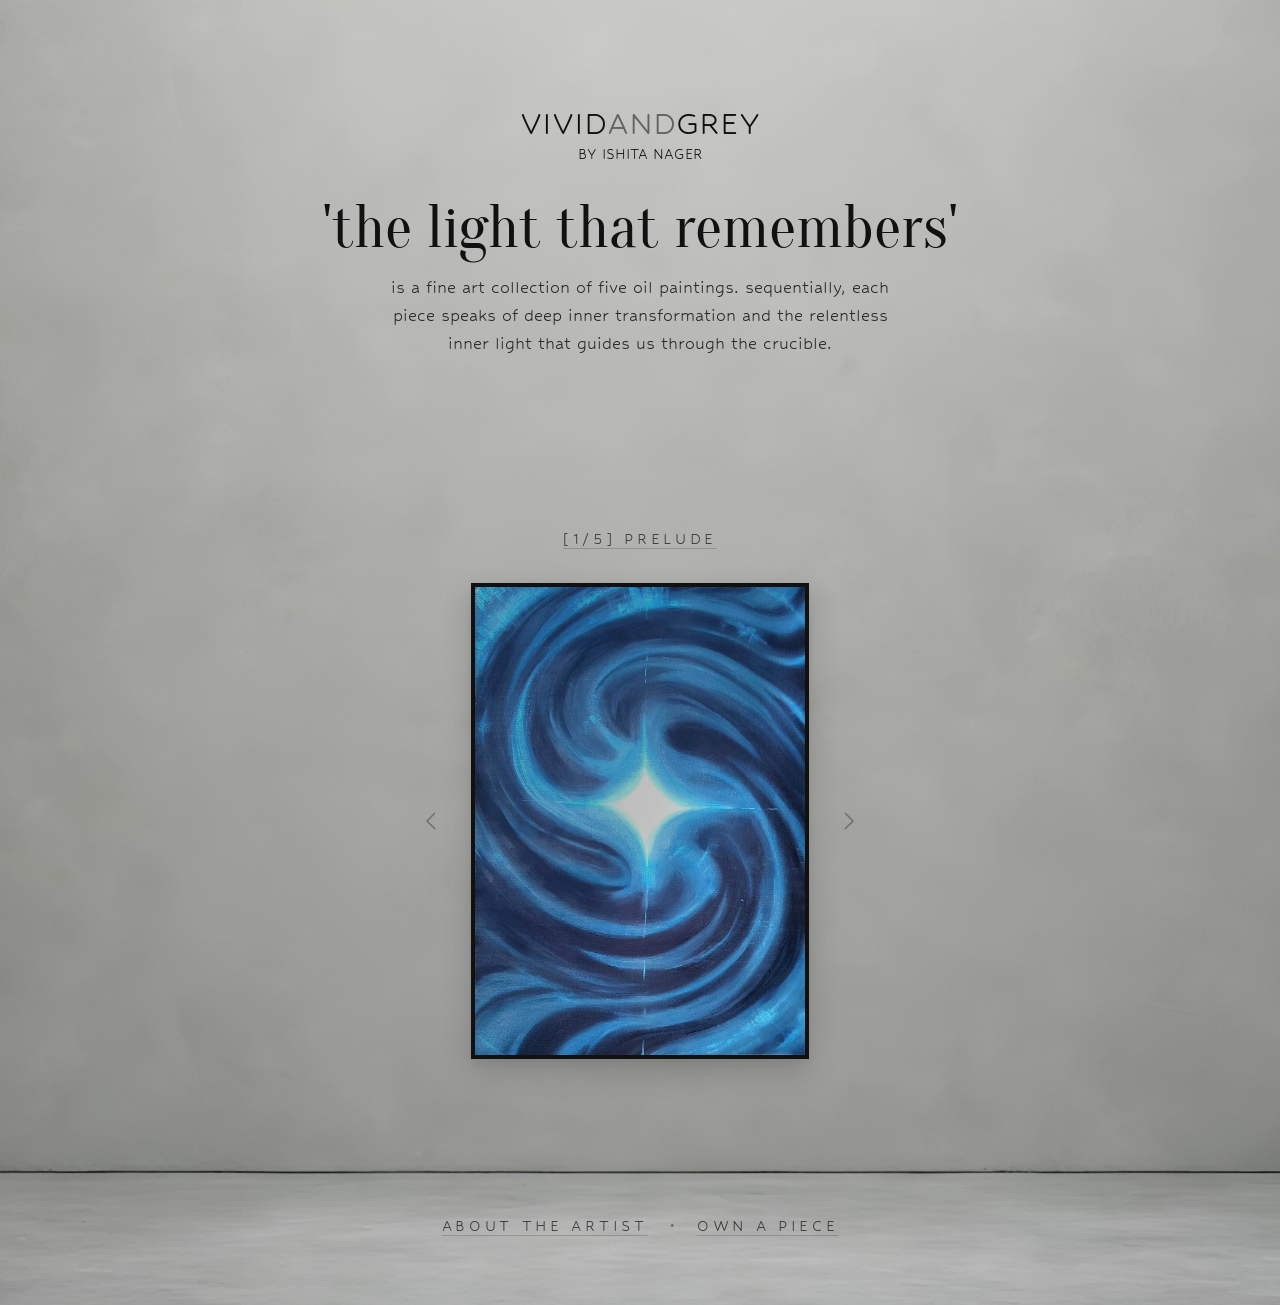
<file: index.html>
<!DOCTYPE html>
<html lang="en">
<head>
  <meta charset="UTF-8">
  <meta name="viewport" content="width=device-width, initial-scale=1.0, maximum-scale=1.0, user-scalable=no">
  <title>VIVIDANDGREY | The Light That Remembers</title>

  <link rel="icon" type="image/png" href="Favicon.png">

  <!-- Google Fonts -->
  <link rel="preconnect" href="https://fonts.googleapis.com">
  <link rel="preconnect" href="https://fonts.gstatic.com" crossorigin>
  <link href="https://fonts.googleapis.com/css2?family=Hubballi&family=Oranienbaum&display=swap" rel="stylesheet">

  <link rel="stylesheet" href="style.css">
</head>
<body>

  <main class="gallery-container">

    <!-- Top Floating Header -->
    <header class="gallery-header">
      <div class="brand-group">
        <h1 class="brand-title"><span class="vivid">VIVID</span><span class="and">AND</span><span class="grey">GREY</span></h1>
        <p class="brand-sub">BY ISHITA NAGER</p>
      </div>

      <div class="collection-group">
        <h2 class="collection-title">'the light that remembers'</h2>
        <p class="collection-desc">
          is a fine art collection of five oil paintings. Sequentially, each piece speaks of deep inner transformation and the relentless inner light that guides us through the crucible.
        </p>
      </div>
    </header>

    <!-- Center Art Viewing Area (Gallery Wall) -->
    <section class="art-exhibit">
      <div class="art-meta">
        <button id="modalTrigger" class="painting-title-link">[1/5] PRELUDE</button>
      </div>

      <div class="artwork-viewport" id="parallaxArtwork">
        <button class="nav-arrow prev" id="prevBtn" aria-label="Previous painting">
          <svg viewBox="0 0 24 24"><polyline points="15 18 9 12 15 6"></polyline></svg>
        </button>

        <div class="canvas-shadow">
          <img id="paintingDisplay" src="prelude.jpg" alt="Prelude Oil Painting">
        </div>

        <button class="nav-arrow next" id="nextBtn" aria-label="Next painting">
          <svg viewBox="0 0 24 24"><polyline points="9 18 15 12 9 6"></polyline></svg>
        </button>
      </div>
    </section>

    <!-- Bottom Floor Area -->
    <footer class="gallery-floor">
      <a href="about.html" class="floor-link">ABOUT THE ARTIST</a>
      <span class="floor-divider">&bull;</span>
      <button id="ownModalTrigger" class="floor-link">OWN A PIECE</button>
    </footer>

  </main>

  <!-- Artwork Details Modal -->
  <div class="modal-backdrop" id="artworkModal" aria-hidden="true">
    <div class="modal-card">
      <button class="modal-close" id="modalClose">&times;</button>
      <div class="modal-content">
        <h3 id="modalTitle" class="modal-heading">PRELUDE</h3>
        <p class="modal-details">Gallery-framed oil painting &bull; One-of-one</p>
        <p class="modal-text">
          The opening piece is rooted in chaotic entropy: A glowing anchor breaks through a sea of confusion, marking the dawn of conscious awakening.
        </p>
        <div id="modalGallery" class="modal-gallery"></div>
      </div>
    </div>
  </div>

  <!-- "Own a Piece" Modal -->
  <div class="modal-backdrop" id="ownModal" aria-hidden="true">
    <div class="modal-card">
      <button class="modal-close" id="ownModalClose">&times;</button>
      <div class="modal-content">
        <h3 class="modal-heading">OWN A PIECE</h3>
        <p class="modal-details">Originals &bull; Submit one inquiry per piece</p>

        <form action="https://formspree.io/f/maewlnjq" method="POST" class="inquire-form">
          <input type="hidden" name="_subject" value="New VIVIDANDGREY Artwork Inquiry">
          
          <!-- Piece Selector -->
          <div class="form-group">
            <label for="pieceSelect" class="form-label">PIECE OF INTEREST</label>
            <select id="pieceSelect" name="piece" required class="form-input">
              <option value="" disabled selected>Select an artwork</option>
              <option value="Prelude">PRELUDE [SOLD]</option>
              <option value="Witness">WITNESS</option>
              <option value="Transilience">TRANSILIENCE</option>
              <option value="Ember">EMBER</option>
              <option value="Afterglow">AFTERGLOW</option>
            </select>
          </div>

          <!-- Collector Email -->
          <div class="form-group">
            <label for="collectorEmail" class="form-label">YOUR EMAIL</label>
            <input type="email" id="collectorEmail" name="email" required placeholder="collector@email.com" class="form-input">
          </div>

          <!-- Message -->
          <div class="form-group">
            <label for="collectorMessage" class="form-label">MESSAGE</label>
            <textarea id="collectorMessage" name="message" rows="3" class="form-input form-textarea" placeholder="Hi, this is John. I am interested in acquiring your work and would like to have more information."></textarea>
          </div>

          <button type="submit" class="inquire-btn">SEND AN INQUIRY</button>
        </form>
      </div>
    </div>
  </div>


  <script src="script.js"></script>
</body>
</html>
</file>
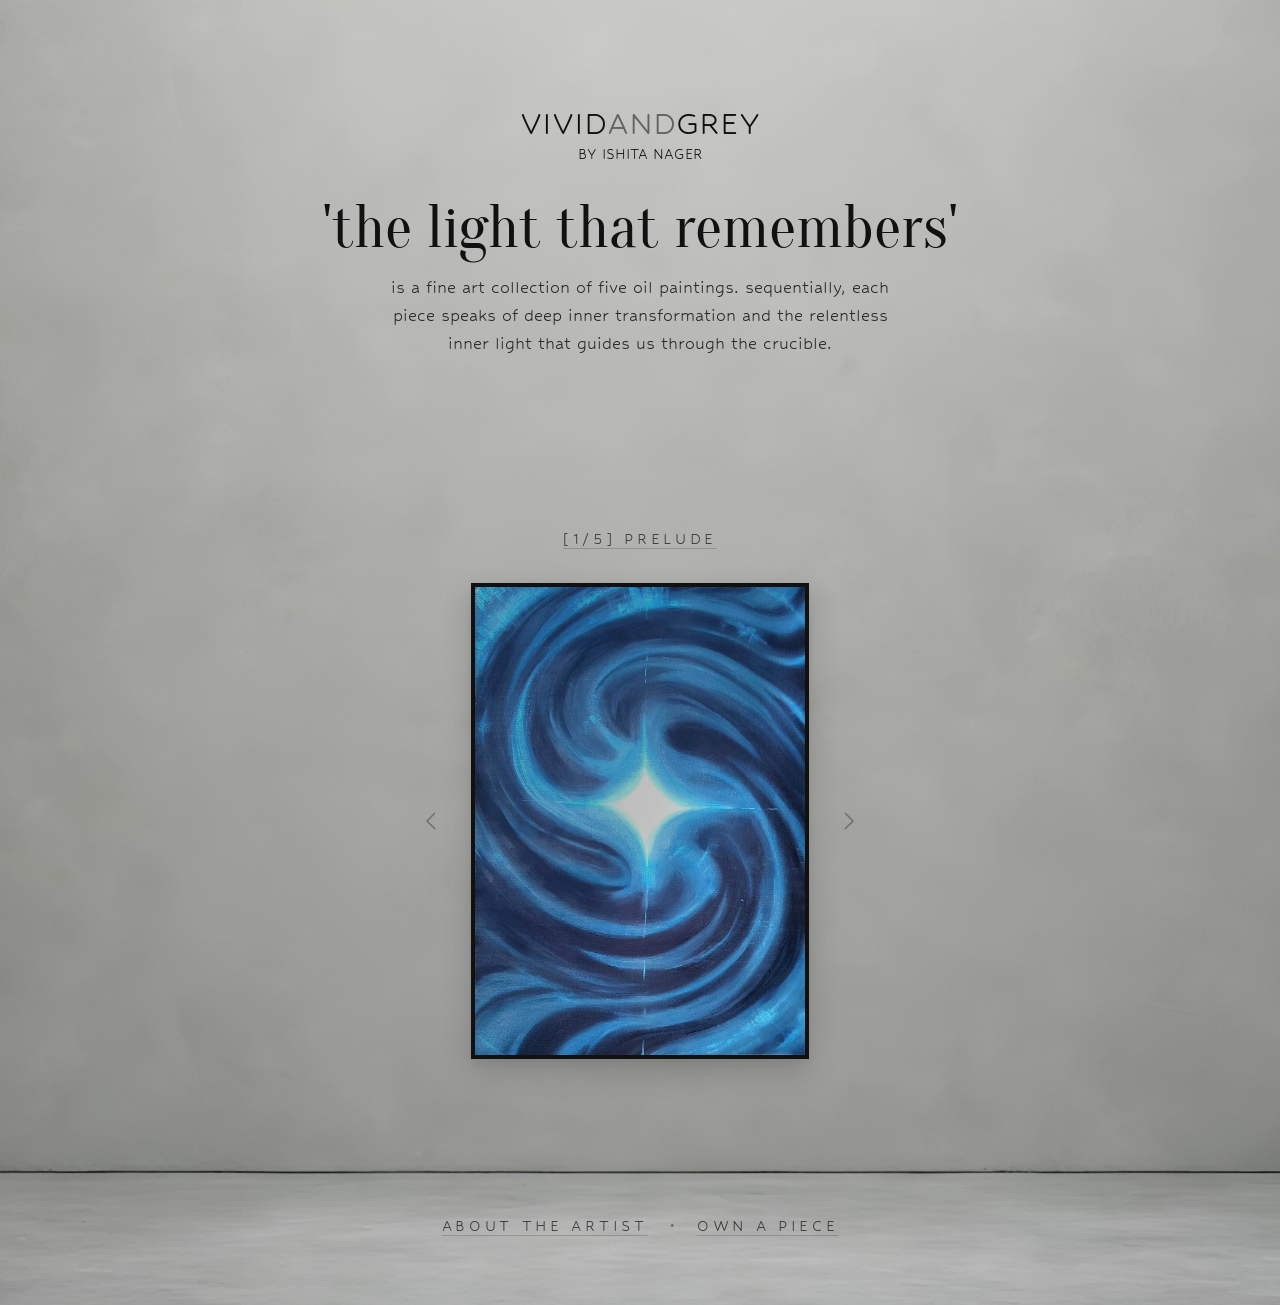
<file: Index.html>
<!DOCTYPE html>
<html lang="en">
<head>
  <meta charset="UTF-8">
  <meta name="viewport" content="width=device-width, initial-scale=1.0, maximum-scale=1.0, user-scalable=no">
  <title>VIVIDANDGREY | The Light That Remembers</title>

  <link rel="icon" type="image/png" href="Favicon.png">

  <!-- Google Fonts -->
  <link rel="preconnect" href="https://fonts.googleapis.com">
  <link rel="preconnect" href="https://fonts.gstatic.com" crossorigin>
  <link href="https://fonts.googleapis.com/css2?family=Hubballi&family=Oranienbaum&display=swap" rel="stylesheet">

  <link rel="stylesheet" href="style.css">
</head>
<body>

  <main class="gallery-container">

    <!-- Top Floating Header -->
    <header class="gallery-header">
      <div class="brand-group">
        <h1 class="brand-title"><span class="vivid">VIVID</span><span class="and">AND</span><span class="grey">GREY</span></h1>
        <p class="brand-sub">BY ISHITA NAGER</p>
      </div>

      <div class="collection-group">
        <h2 class="collection-title">'the light that remembers'</h2>
        <p class="collection-desc">
          is a fine art collection of five oil paintings. Sequentially, each piece speaks of deep inner transformation and the relentless inner light that guides us through the crucible.
        </p>
      </div>
    </header>

    <!-- Center Art Viewing Area (Gallery Wall) -->
    <section class="art-exhibit">
      <div class="art-meta">
        <button id="modalTrigger" class="painting-title-link">[1/5] PRELUDE</button>
      </div>

      <div class="artwork-viewport" id="parallaxArtwork">
        <button class="nav-arrow prev" id="prevBtn" aria-label="Previous painting">
          <svg viewBox="0 0 24 24"><polyline points="15 18 9 12 15 6"></polyline></svg>
        </button>

        <div class="canvas-shadow">
          <img id="paintingDisplay" src="prelude.jpg" alt="Prelude Oil Painting">
        </div>

        <button class="nav-arrow next" id="nextBtn" aria-label="Next painting">
          <svg viewBox="0 0 24 24"><polyline points="9 18 15 12 9 6"></polyline></svg>
        </button>
      </div>
    </section>

    <!-- Bottom Floor Area -->
    <footer class="gallery-floor">
      <a href="about.html" class="floor-link">ABOUT THE ARTIST</a>
      <span class="floor-divider">&bull;</span>
      <button id="ownModalTrigger" class="floor-link">OWN A PIECE</button>
    </footer>

  </main>

  <!-- Artwork Details Modal -->
  <div class="modal-backdrop" id="artworkModal" aria-hidden="true">
    <div class="modal-card">
      <button class="modal-close" id="modalClose">&times;</button>
      <div class="modal-content">
        <h3 id="modalTitle" class="modal-heading">PRELUDE</h3>
        <p class="modal-details">Gallery-framed oil painting &bull; One-of-one</p>
        <p class="modal-text">
          The opening piece is rooted in chaotic entropy: A glowing anchor breaks through a sea of confusion, marking the dawn of conscious awakening.
        </p>
        <div id="modalGallery" class="modal-gallery"></div>
      </div>
    </div>
  </div>

  <!-- "Own a Piece" Modal -->
  <div class="modal-backdrop" id="ownModal" aria-hidden="true">
    <div class="modal-card">
      <button class="modal-close" id="ownModalClose">&times;</button>
      <div class="modal-content">
        <h3 class="modal-heading">OWN A PIECE</h3>
        <p class="modal-details">Originals &bull; Submit one inquiry per piece</p>

        <form action="https://formspree.io/f/maewlnjq" method="POST" class="inquire-form">
          <input type="hidden" name="_subject" value="New VIVIDANDGREY Artwork Inquiry">
          
          <!-- Piece Selector -->
          <div class="form-group">
            <label for="pieceSelect" class="form-label">PIECE OF INTEREST</label>
            <select id="pieceSelect" name="piece" required class="form-input">
              <option value="" disabled selected>Select an artwork</option>
              <option value="Prelude">PRELUDE [SOLD]</option>
              <option value="Witness">WITNESS</option>
              <option value="Transilience">TRANSILIENCE</option>
              <option value="Ember">EMBER</option>
              <option value="Afterglow">AFTERGLOW</option>
            </select>
          </div>

          <!-- Collector Email -->
          <div class="form-group">
            <label for="collectorEmail" class="form-label">YOUR EMAIL</label>
            <input type="email" id="collectorEmail" name="email" required placeholder="collector@email.com" class="form-input">
          </div>

          <!-- Message -->
          <div class="form-group">
            <label for="collectorMessage" class="form-label">MESSAGE</label>
            <textarea id="collectorMessage" name="message" rows="3" class="form-input form-textarea" placeholder="Hi, this is John. I am interested in acquiring your work and would like to have more information."></textarea>
          </div>

          <button type="submit" class="inquire-btn">SEND AN INQUIRY</button>
        </form>
      </div>
    </div>
  </div>


  <script src="script.js"></script>
</body>
</html>
</file>
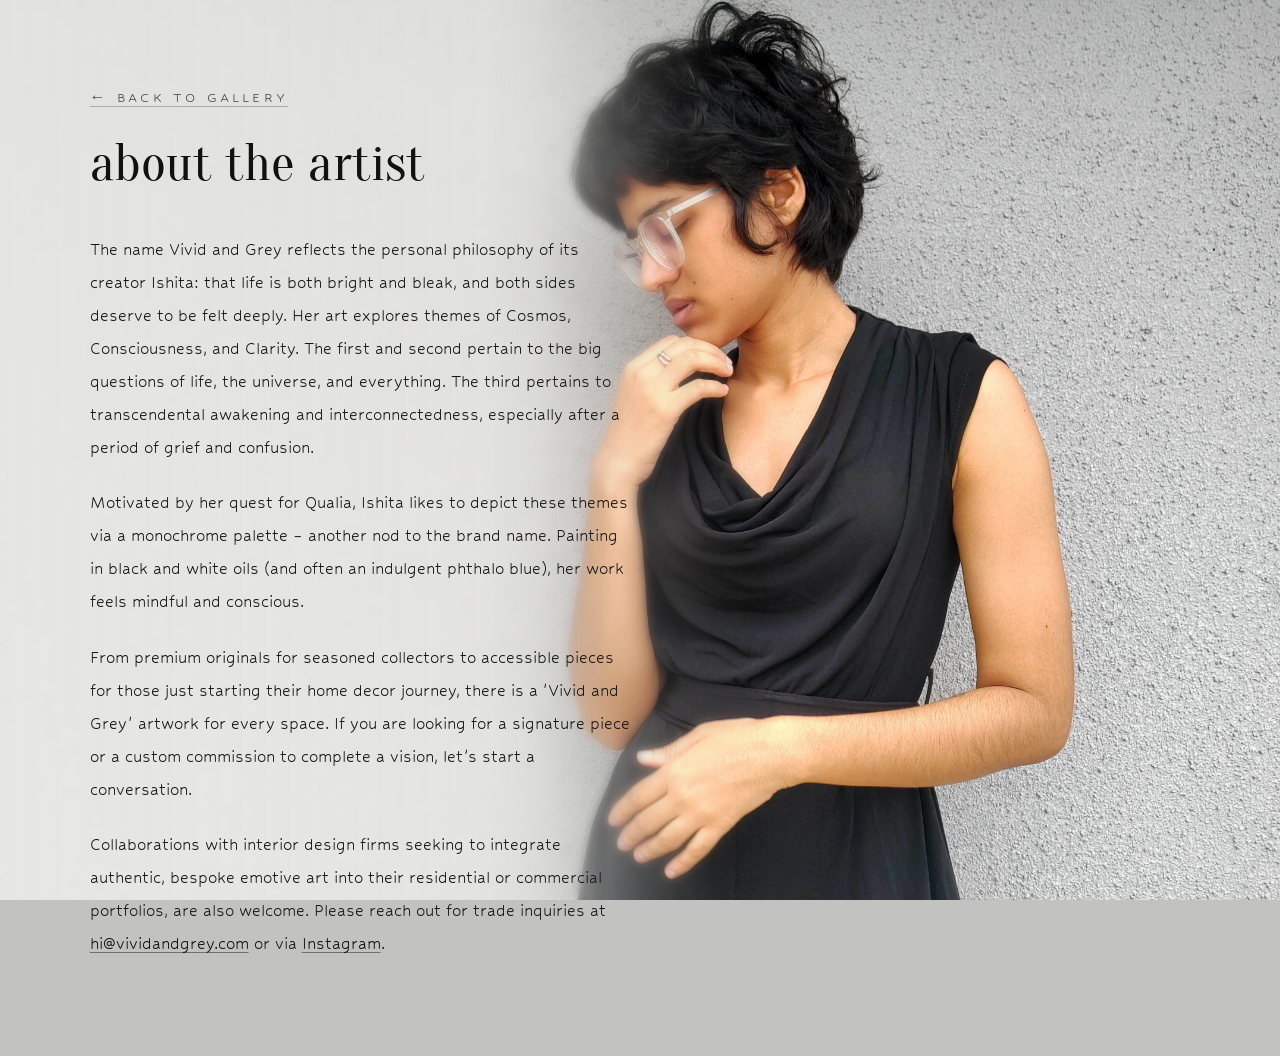
<file: about.html>
<!DOCTYPE html>
<html lang="en">
<head>
  <meta charset="UTF-8">
  <meta name="viewport" content="width=device-width, initial-scale=1.0, maximum-scale=1.0, user-scalable=no">
  <title>ABOUT THE ARTIST | VIVIDANDGREY</title>

  <link rel="icon" type="image/png" href="Favicon.png">

  <!-- Google Fonts -->
  <link rel="preconnect" href="https://fonts.googleapis.com">
  <link rel="preconnect" href="https://fonts.gstatic.com" crossorigin>
  <link href="https://fonts.googleapis.com/css2?family=Hubballi&family=Oranienbaum&display=swap" rel="stylesheet">

  <link rel="stylesheet" href="style.css">
</head>
<body class="about-page">

  <!-- Fixed Background Image Layer -->
  <div class="about-bg" aria-hidden="true"></div>

  <!-- Frosted Vellum / Scroll-Dim Overlay Layer -->
  <div class="about-scrim" id="aboutScrim" aria-hidden="true"></div>

  <!-- Scrollable Text Container -->
  <main class="about-container">
    <article class="about-content">

      <header class="about-header">
        <a href="index.html" class="about-back-link">&larr; BACK TO GALLERY</a>
        <h1 class="about-heading">about the artist</h1>
        <p class="about-scroll-cue" id="aboutScrollCue">SCROLL</p>
      </header>

      <div class="about-body">
        <p>
          The name Vivid and Grey reflects the personal philosophy of its creator Ishita: that life is both bright and bleak, and both sides deserve to be felt deeply. Her art explores themes of Cosmos, Consciousness, and Clarity. The first and second pertain to the big questions of life, the universe, and everything. The third pertains to transcendental awakening and interconnectedness, especially after a period of grief and confusion.
        </p>

        <p>
          Motivated by her quest for Qualia, Ishita likes to depict these themes via a monochrome palette – another nod to the brand name. Painting in black and white oils (and often an indulgent phthalo blue), her work feels mindful and conscious.
        </p>

        <p>
          From premium originals for seasoned collectors to accessible pieces for those just starting their home decor journey, there is a 'Vivid and Grey' artwork for every space. If you are looking for a signature piece or a custom commission to complete a vision, let’s start a conversation.
        </p>

        <p>
          Collaborations with interior design firms seeking to integrate authentic, bespoke emotive art into their residential or commercial portfolios, are also welcome. Please reach out for trade inquiries at <a href="mailto:hi@vividandgrey.com" class="about-inline-link">hi@vividandgrey.com</a> or via <a href="https://www.instagram.com/art.ishita/" target="_blank" rel="noopener noreferrer" class="about-inline-link">Instagram</a>.
        </p>
      </div>

    </article>
  </main>

  <!-- About Page Scroll Effects (Isolated to about.html) -->
  <script>
    const aboutBg = document.querySelector(".about-bg");
    const aboutScrim = document.getElementById("aboutScrim");
    const aboutCue = document.getElementById("aboutScrollCue");
    const aboutContainer = document.querySelector(".about-container");

    // Measure the natural aspect ratio of artist-bg.jpg
    let bgAspect = 16 / 9;
    const bgPreload = new Image();
    bgPreload.src = "artist-bg.jpg";
    if (bgPreload.complete && bgPreload.naturalWidth && bgPreload.naturalHeight) {
      bgAspect = bgPreload.naturalWidth / bgPreload.naturalHeight;
    } else {
      bgPreload.onload = () => {
        if (bgPreload.naturalWidth && bgPreload.naturalHeight) {
          bgAspect = bgPreload.naturalWidth / bgPreload.naturalHeight;
          updateAboutLayout();
        }
      };
    }

    let bgOverflow = 0;

    function updateAboutLayout() {
      if (window.innerWidth <= 768) {
        // Clear desktop inline overrides so mobile behavior stays untouched
        aboutBg.style.height = "";
        aboutBg.style.transform = "";
        aboutContainer.style.minHeight = "";
        bgOverflow = 0;
        return;
      }

      const vw = document.documentElement.clientWidth;
      const vh = window.innerHeight;

      // Match full image height on wide/normal desktops, or fill vh on taller screens
      const renderedHeight = Math.max(vh, Math.ceil(vw / bgAspect));

      aboutBg.style.height = `${renderedHeight}px`;
      aboutContainer.style.minHeight = `${renderedHeight}px`;
      bgOverflow = Math.max(0, renderedHeight - vh);

      updateAboutScroll();
    }

    function updateAboutScroll() {
      const scrolled = window.pageYOffset || document.documentElement.scrollTop;

      if (window.innerWidth <= 768) {
        // Smoothly brings in the frosted dim over the first 220px of scrolling
        const progress = Math.min(1, Math.max(0, scrolled / 220));
        aboutScrim.style.setProperty("--scrim-opacity", progress.toFixed(3));

        // Gently fades out the "SCROLL" hint
        if (aboutCue) {
          aboutCue.style.opacity = Math.max(0, 0.55 - scrolled / 90);
        }
        return;
      }

      // Desktop: sync background vertical scroll harmoniously with page scroll
      const docScrollMax = Math.max(0, document.documentElement.scrollHeight - window.innerHeight);
      if (bgOverflow > 0 && docScrollMax > 0) {
        const progress = Math.min(1, Math.max(0, scrolled / docScrollMax));
        const translateY = -(progress * bgOverflow);
        aboutBg.style.transform = `translate3d(0, ${translateY.toFixed(2)}px, 0)`;
      } else {
        aboutBg.style.transform = "translate3d(0, 0, 0)";
      }
    }

    window.addEventListener("scroll", updateAboutScroll, { passive: true });
    window.addEventListener("resize", updateAboutLayout);
    window.addEventListener("load", updateAboutLayout);
    if (document.fonts && document.fonts.ready) {
      document.fonts.ready.then(updateAboutLayout);
    }

    updateAboutLayout();
    updateAboutScroll();
  </script>

</body>
</html>
</file>
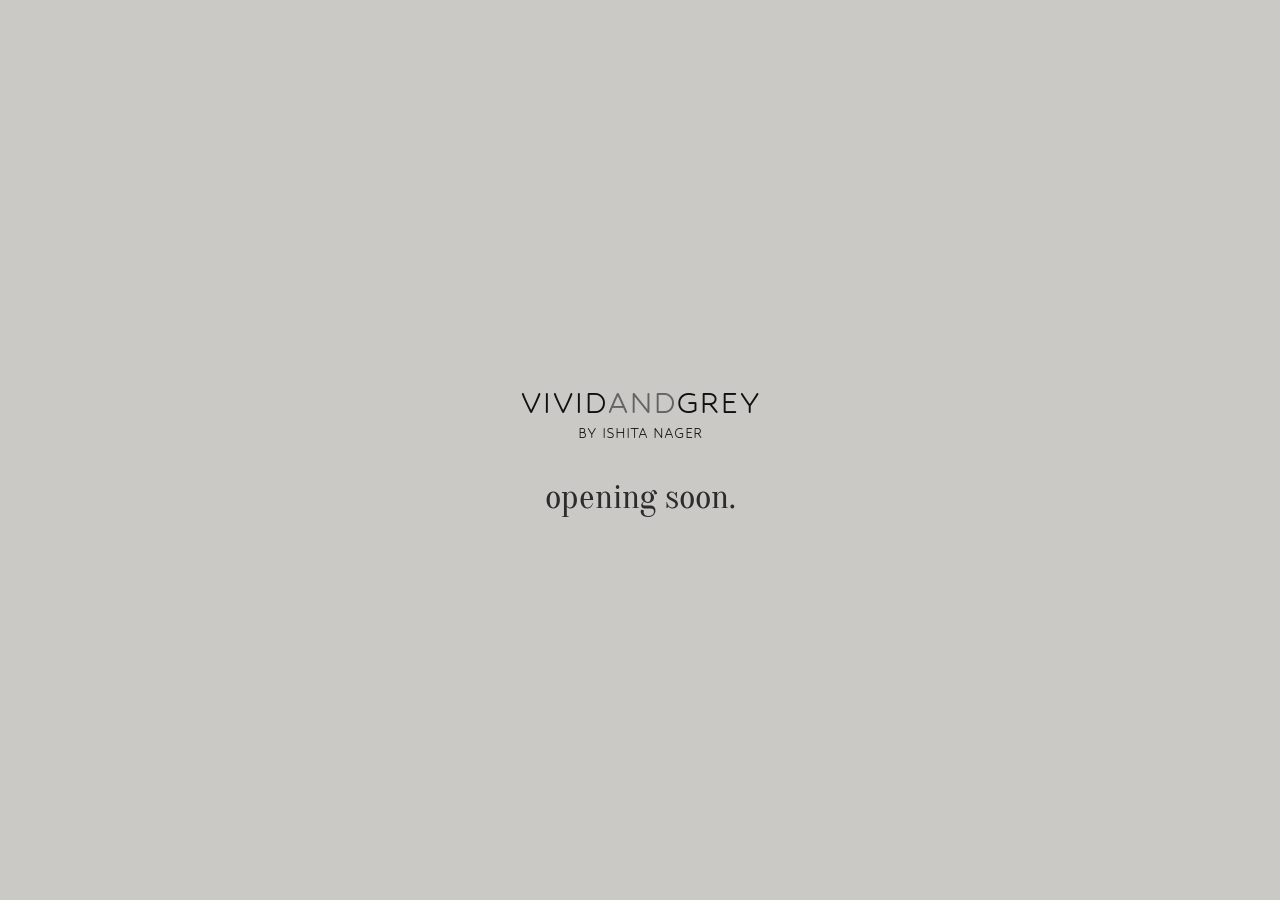
<file: Comingsoon.html>
<!DOCTYPE html>
<html lang="en">
<head>
  <meta charset="UTF-8">
  <meta name="viewport" content="width=device-width, initial-scale=1.0">
  <title>VIVIDANDGREY | Opening Soon</title>
  <link rel="preconnect" href="https://fonts.googleapis.com">
  <link rel="preconnect" href="https://fonts.gstatic.com" crossorigin>
  <link href="https://fonts.googleapis.com/css2?family=Hubballi&family=Oranienbaum&display=swap" rel="stylesheet">
  <style>
    * { margin: 0; padding: 0; box-sizing: border-box; }
    body {
      min-height: 100vh;
      background: #cac9c5;
      color: #111111;
      display: flex;
      flex-direction: column;
      align-items: center;
      justify-content: center;
      text-align: center;
      padding: 2rem;
      -webkit-font-smoothing: antialiased;
    }
    h1 {
      font-family: 'Hubballi', sans-serif;
      font-size: clamp(1.7rem, 3.2vw, 2.4rem);
      font-weight: 400;
      letter-spacing: normal;
      line-height: 1;
    }
    h1 .and { color: #636363; }
    .sub {
      font-family: 'Hubballi', sans-serif;
      font-size: clamp(0.85rem, 1.5vw, 1.05rem);
      margin-top: 0.25rem;
    }
    .status {
      font-family: 'Oranienbaum', serif;
      font-size: clamp(1.5rem, 3vw, 2.2rem);
      font-weight: 400;
      margin-top: 2.2rem;
      opacity: 0.85;
    }
  </style>
</head>
<body>
  <h1>VIVID<span class="and">AND</span>GREY</h1>
  <p class="sub">BY ISHITA NAGER</p>
  <p class="status">opening soon.</p>
</body>
</html>
</file>
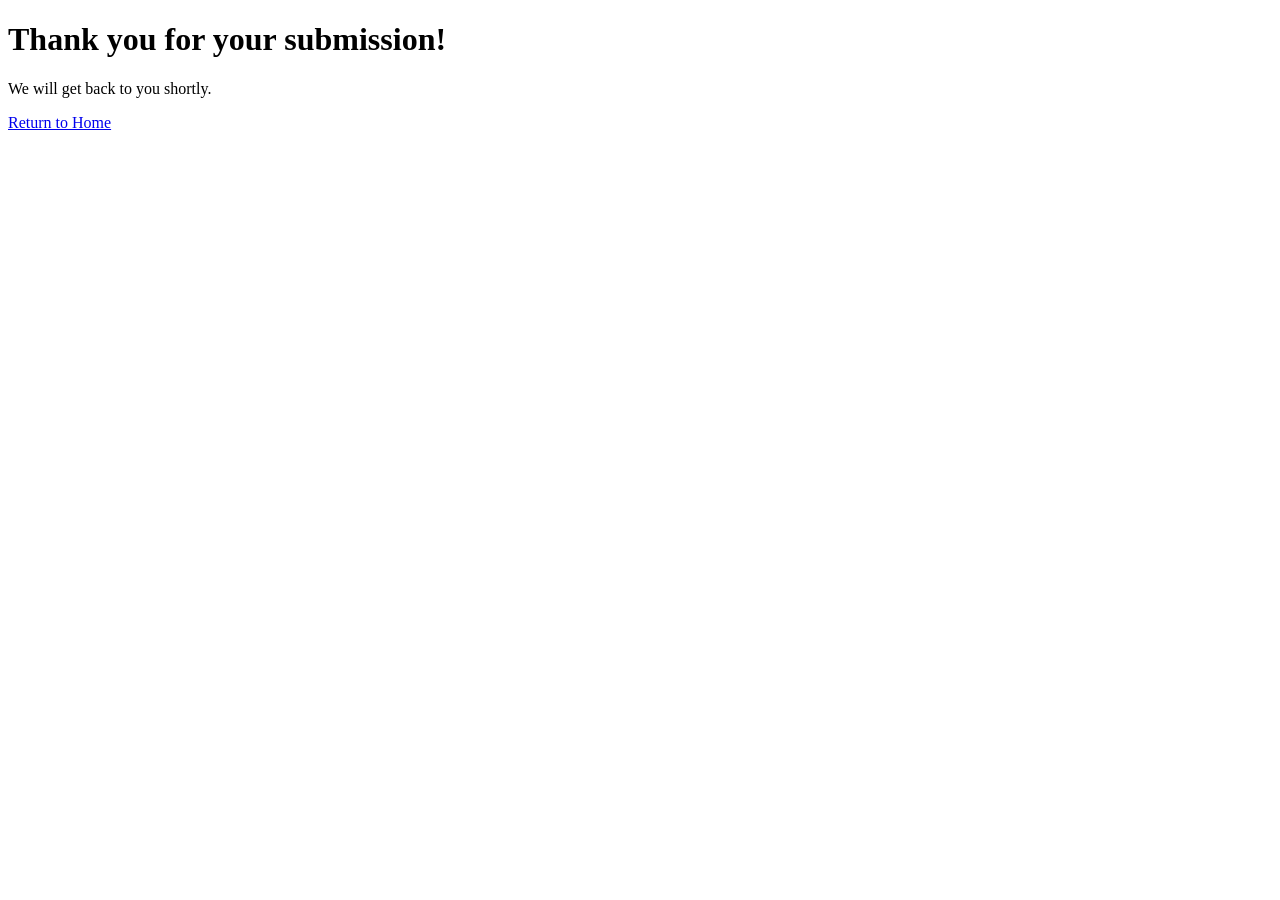
<file: thanks.html>
<!DOCTYPE html>
<html lang="en">
<head>
    <meta charset="UTF-8">
    <title>Thank You</title>
</head>
<body>
    <h1>Thank you for your submission!</h1>
    <p>We will get back to you shortly.</p>
    <a href="index.html">Return to Home</a>
</body>
</html>
</file>
<file: style.css>
/* --- Reset & Global --- */
* {
  margin: 0;
  padding: 0;
  box-sizing: border-box;
}

html {
  background-color: #cac9c5; /* Colors the browser bounce area to match the wall */
  overscroll-behavior-y: none; /* Disables the pull-down/pull-up rubber-band effect */
}

body {
  width: 100%;
  margin: 0;
  padding: 0;
  overflow-x: hidden;
  overflow-y: auto; /* Guarantees vertical scrolling */
  background-color: #cac9c5;
  color: #111111;
  -webkit-font-smoothing: antialiased;
}

/* --- Gallery Background & Layout --- */
.gallery-container {
  width: 100%;
  min-height: 145vh; /* Gives the scroll travel needed for the reveal */
  background-image: url('gallery-bg.jpg?v=2');
  background-repeat: no-repeat;
  background-position: center bottom;
  background-size: cover;
  display: flex;
  flex-direction: column;
  align-items: center;
  justify-content: space-between;
  padding: 6.5rem 1.5rem 2rem 1.5rem;
  position: relative;
}

/* --- Typography --- */
.gallery-header {
  text-align: center;
  max-width: 780px;
  display: flex;
  flex-direction: column;
  align-items: center;
  z-index: 2;
}

.brand-title {
  font-family: 'Hubballi', cursive, sans-serif;
  font-size: clamp(1.7rem, 3.2vw, 2.4rem);
  letter-spacing: normal;
  text-transform: uppercase;
  font-weight: 400;
  line-height: 1;
  margin-right: 0;
}

.brand-title .vivid {
  color: #111111;
}

.brand-title .and {
  color: #636363;
}

.brand-title .grey {
  color: #111111;
}

.brand-sub {
  font-family: 'Hubballi', cursive, sans-serif;
  font-size: clamp(0.85rem, 1.5vw, 1.05rem);
  letter-spacing: normal;
  text-transform: uppercase;
  color: #111111;
  margin-top: 0.2rem;
  margin-right: 0;
  font-weight: 400;
  opacity: 1;
}

.collection-title {
  font-family: 'Oranienbaum', serif;
  font-size: clamp(2rem, 4.8vw, 3.8rem);
  font-weight: 400;
  text-transform: lowercase;
  margin-top: 2rem;
  line-height: 1.15;
}

.collection-desc {
  font-family: 'Hubballi', cursive, sans-serif;
  font-size: clamp(0.95rem, 1.8vw, 1.25rem);
  font-weight: 400;
  text-transform: lowercase;
  line-height: 1.4;
  max-width: 540px;
  margin-top: 0.6rem;
  opacity: 0.85;
}

/* --- Center Exhibit --- */
.art-exhibit {
  margin: 7vh 0 3rem 0;
  display: flex;
  flex-direction: column;
  align-items: center;
  width: 100%;
  z-index: 2;
  will-change: transform;
}

.artwork-viewport {
  position: relative;
  display: flex;
  align-items: center;
  justify-content: center;
  width: 100%;
  max-width: 900px;
  transition: transform 0.15s ease-out;
  will-change: transform;
}

.canvas-shadow {
  position: relative;
  border: 4px solid #111111;
  line-height: 0;
  background: #111111;
  cursor: pointer;
  
  box-shadow: 
    0 12px 28px rgba(0, 0, 0, 0.16),
    0 4px 10px rgba(0, 0, 0, 0.06);

  transition: transform 0.4s cubic-bezier(0.25, 1, 0.5, 1), 
              box-shadow 0.4s cubic-bezier(0.25, 1, 0.5, 1);
}

.canvas-shadow img {
  display: block;
  width: auto;
  max-width: 80vw;
  max-height: 52vh;
  object-fit: contain;
  transition: opacity 0.35s ease;
}

/* Proportion balancer for horizontal/landscape artwork */
.canvas-shadow.artwork-horizontal img {
  max-width: 58vw;
  max-height: 42vh;
}

/* Hover lift */
.canvas-shadow:hover {
  transform: scale(1.028);
  box-shadow: 
    0 24px 45px rgba(0, 0, 0, 0.22),
    0 8px 18px rgba(0, 0, 0, 0.10);
}

/* Navigation arrows */
.nav-arrow {
  background: transparent;
  border: none;
  cursor: pointer;
  padding: 1.5rem;
  display: flex;
  align-items: center;
  justify-content: center;
  color: #333;
  opacity: 0.45;
  transition: opacity 0.2s ease;
  user-select: none;
}

.nav-arrow:hover {
  opacity: 1;
}

.nav-arrow svg {
  width: 32px;
  height: 32px;
  stroke: currentColor;
  stroke-width: 1.2;
  fill: none;
}

/* Clickable painting title */
.art-meta {
  margin-top: 0;
  margin-bottom: 2.2rem;
  text-align: center;
}

.painting-title-link {
  font-family: 'Hubballi', cursive, sans-serif;
  font-size: 1.15rem;
  letter-spacing: 0.2em;
  background: none;
  border: none;
  color: #111111;
  cursor: pointer;
  text-decoration: underline;
  text-underline-offset: 4px;
  text-decoration-color: rgba(43, 43, 43, 0.3);
  opacity: 0.75;
  transition: all 0.2s ease;
}

.painting-title-link:hover {
  opacity: 1;
  text-decoration-color: rgba(43, 43, 43, 0.9);
}

/* --- Floor / Footer --- */
.gallery-floor {
  width: 100%;
  display: flex;
  align-items: center;
  justify-content: center;
  gap: 1.4rem;
  padding-bottom: 2.4rem;
  z-index: 2;
}

.floor-link {
  font-family: 'Hubballi', cursive, sans-serif;
  font-size: 1.15rem;
  letter-spacing: 0.2em;
  background: none;
  border: none;
  color: #111111;
  text-decoration: underline;
  text-underline-offset: 4px;
  text-decoration-color: rgba(43, 43, 43, 0.3);
  opacity: 0.75;
  cursor: pointer;
  padding: 0;
  transition: all 0.2s ease;
}

.floor-link:hover {
  opacity: 1;
  text-decoration-color: rgba(43, 43, 43, 0.9);
}

.floor-divider {
  font-size: 0.8rem;
  color: #111111;
  opacity: 0.4;
  user-select: none;
}

/* --- Modals --- */
.modal-backdrop {
  position: fixed;
  inset: 0;
  background: rgba(20, 20, 20, 0.4);
  backdrop-filter: blur(5px);
  display: flex;
  align-items: center;
  justify-content: center;
  opacity: 0;
  pointer-events: none;
  transition: opacity 0.3s ease;
  z-index: 100;
  padding: 1.5rem;
}

.modal-backdrop.active {
  opacity: 1;
  pointer-events: auto;
}

.modal-card {
  background: #fbfbfb;
  padding: 2.5rem;
  max-width: 500px;
  width: 100%;
  position: relative;
  box-shadow: 0 20px 40px rgba(0,0,0,0.15);
  text-align: center;
  max-height: 88vh;
  overflow-y: auto;
}

.modal-close {
  position: absolute;
  top: 1rem;
  right: 1.2rem;
  background: none;
  border: none;
  font-size: 1.8rem;
  cursor: pointer;
  color: #666;
}

.modal-heading {
  font-family: 'Oranienbaum', serif;
  font-size: 2rem;
  font-weight: normal;
  margin-bottom: 0.5rem;
}

.modal-details {
  font-family: 'Hubballi', cursive, sans-serif;
  font-size: 1.1rem;
  margin-bottom: 1.5rem;
  opacity: 0.65;
}

.modal-text {
  font-family: 'Hubballi', cursive, sans-serif;
  font-size: 1.2rem;
  line-height: 1.5;
  color: #444;
}

/* Artwork Modal Vertical Scroll Gallery (3:4) */
#artworkModal .modal-card {
  max-width: 600px;
}

.modal-gallery {
  display: flex;
  flex-direction: column;
  gap: 1.5rem;
  margin-top: 1.8rem;
}

.modal-gallery img {
  width: 100%;
  height: auto;
  aspect-ratio: 3 / 4;
  object-fit: cover;
  display: block;
  border: 1px solid #e2e2de;
  background: #f2f2ef;
}

/* Modal Call-To-Action Button */
.inquire-btn {
  display: inline-block;
  margin-top: 1.8rem;
  padding: 0.8rem 1.6rem;
  background: #111111;
  color: #ffffff;
  font-family: 'Hubballi', cursive, sans-serif;
  font-size: 1.1rem;
  letter-spacing: 0.18em;
  text-decoration: none;
  border: 1px solid #111111;
  transition: all 0.25s ease;
}

/* --- Formspree Inquire Form --- */
.inquire-form {
  margin-top: 1.4rem;
  display: flex;
  flex-direction: column;
  gap: 1.1rem;
  text-align: left;
}

.form-group {
  display: flex;
  flex-direction: column;
  gap: 0.35rem;
}

.form-label {
  font-family: 'Hubballi', cursive, sans-serif;
  font-size: 0.95rem;
  letter-spacing: 0.15em;
  color: #444;
}

.form-input {
  width: 100%;
  padding: 0.65rem 0.8rem;
  background: #f2f2ef;
  border: 1px solid #d2d2ce;
  border-radius: 0; /* Retains sharp gallery aesthetic */
  font-family: 'Hubballi', cursive, sans-serif;
  font-size: 1.15rem;
  color: #111111;
  outline: none;
  transition: all 0.2s ease;
  -webkit-appearance: none;
  appearance: none;
}

.form-input:focus {
  border-color: #111111;
  background: #ffffff;
}

select.form-input {
  cursor: pointer;
  background-image: url('data:image/svg+xml;utf8,<svg fill="%23111111" height="12" viewBox="0 0 24 24" width="12" xmlns="http://www.w3.org/2000/svg"><path d="M7 10l5 5 5-5z"/></svg>');
  background-repeat: no-repeat;
  background-position: right 0.8rem center;
}

.form-textarea {
  resize: vertical;
  min-height: 70px;
  line-height: 1.35;
}

.inquire-form .inquire-btn {
  width: 100%;
  margin-top: 0.4rem;
  cursor: pointer;
  text-align: center;
}

.inquire-btn:hover {
  background: transparent;
  color: #111111;
}

/* --- Responsive 9:16 Crop for Mobile --- */
@media (max-width: 768px) {
  .gallery-container {
    min-height: 125vh;
    padding-top: 12vh;
    padding-bottom: 1.6rem;
    background-size: cover;
  }

  .collection-title {
    font-size: clamp(2.35rem, 6.6vw, 2.85rem);
  }

  .collection-desc {
    font-size: clamp(1.12rem, 3.15vw, 1.35rem);
  }

  .art-exhibit {
    margin: 5vh 0 2rem 0;
  }

  .art-meta {
    margin-bottom: 1.4rem;
  }

  .canvas-shadow img {
    max-width: 72vw;
    max-height: 46vh;
  }

  .nav-arrow {
    padding: 0.5rem;
  }

  .gallery-floor {
    flex-direction: column-reverse;
    gap: 0.85rem;
    padding-bottom: 1.8rem;
  }

  .floor-link {
    font-size: 1.02rem;
  }

  .floor-divider {
    display: none;
  }

  #artworkModal .modal-card {
    padding: 1.8rem 1.25rem;
  }

  .modal-gallery {
    gap: 1rem;
  }
}

.brand-group,
.collection-group,
.art-exhibit,
.gallery-floor {
  will-change: transform;
}

.collection-group {
  display: flex;
  flex-direction: column;
  align-items: center;
  text-align: center;
  width: 100%;
}

/* =========================================
   ABOUT THE ARTIST PAGE (Option 4: Scroll-Dim + Frosted Fade)
   ========================================= */

body.about-page {
  background-color: #c2c2c0;
}

/* 1. Fixed / Scroll-Synced Background Image Layer */
.about-bg {
  position: fixed;
  top: 0;
  left: 0;
  right: 0;
  height: 100vh;
  z-index: 0;
  background-image: url('artist-bg.jpg');
  background-size: cover;
  background-position: right top;
  background-repeat: no-repeat;
  will-change: transform;
}

/* 2. Desktop Frosted Vellum Fade (Left side only, seamless fade to sharp photo on right) */
.about-scrim {
  position: fixed;
  inset: 0;
  z-index: 1;
  pointer-events: none;
  background: linear-gradient(
    to right,
    rgba(232, 232, 230, 0.9) 0%,
    rgba(232, 232, 230, 0.82) 38%,
    rgba(232, 232, 230, 0) 60%
  );
  backdrop-filter: blur(5px);
  -webkit-backdrop-filter: blur(5px);
  -webkit-mask-image: linear-gradient(to right, #000 0%, #000 42%, transparent 60%);
  mask-image: linear-gradient(to right, #000 0%, #000 42%, transparent 60%);
}

/* 3. Scrollable Container */
.about-container {
  position: relative;
  z-index: 2;
  width: 100%;
  min-height: 100vh;
  display: flex;
  justify-content: flex-start; /* Keeps text in the left empty wall space on desktop */
  padding: 5.5rem 6vw 6rem 7vw;
}

/* 4. Text Column */
.about-content {
  width: 100%;
  max-width: 540px;
}

/* 5. Top Navigation & Heading */
.about-header {
  margin-bottom: 2.5rem;
}

.about-back-link {
  display: inline-block;
  font-family: 'Hubballi', cursive, sans-serif;
  font-size: 1rem;
  letter-spacing: 0.2em;
  color: #111111;
  text-decoration: underline;
  text-underline-offset: 4px;
  text-decoration-color: rgba(17, 17, 17, 0.35);
  opacity: 0.75;
  margin-bottom: 1.8rem;
  transition: opacity 0.2s ease, text-decoration-color 0.2s ease;
}

.about-back-link:hover {
  opacity: 1;
  text-decoration-color: rgba(17, 17, 17, 0.9);
}

.about-heading {
  font-family: 'Oranienbaum', serif;
  font-size: clamp(2.2rem, 4.2vw, 3.3rem);
  font-weight: 400;
  text-transform: lowercase;
  line-height: 1.1;
  color: #111111;
}

.about-scroll-cue {
  display: none; /* Hidden on desktop */
}

/* 6. Bio Paragraphs */
.about-body {
  font-family: 'Hubballi', cursive, sans-serif;
  font-size: clamp(1.12rem, 1.5vw, 1.28rem);
  line-height: 1.72;
  color: #181818;
  display: flex;
  flex-direction: column;
  gap: 1.4rem;
}

.about-greeting {
  font-size: clamp(1.26rem, 1.8vw, 1.45rem);
  color: #111111;
}

.about-inline-link {
  color: #111111;
  text-decoration: underline;
  text-underline-offset: 3px;
  text-decoration-color: rgba(17, 17, 17, 0.45);
  transition: text-decoration-color 0.2s ease, opacity 0.2s ease;
}

.about-inline-link:hover {
  opacity: 0.65;
  text-decoration-color: rgba(17, 17, 17, 1);
}

/* 7. Mobile Layout (Locked bg size + tighter gap before bio) */
@media (max-width: 768px) {
  /* Lock height to 100lvh so hiding/showing the phone's URL bar never zooms the photo */
  .about-bg,
  .about-scrim {
    bottom: auto;
    height: 100vh;
    height: 100lvh;
    transform: translate3d(0, 0, 0);
  }

  .about-bg {
    background-position: 74% top;
  }

  /* Bottom-only gradient so your face/top stays 100% clear, while the title at bottom stays readable */
  .about-bg::after {
    content: "";
    position: absolute;
    inset: 0;
    background: linear-gradient(
      to top,
      rgba(214, 214, 212, 0.96) 0%,
      rgba(214, 214, 212, 0.85) 26%,
      rgba(214, 214, 212, 0) 48%
    );
  }

  /* Full-screen frosted layer controlled by --scrim-opacity (0 at top -> 1 when scrolled) */
  .about-scrim {
    background: rgba(220, 220, 218, 0.86);
    backdrop-filter: blur(8px);
    -webkit-backdrop-filter: blur(8px);
    -webkit-mask-image: none;
    mask-image: none;
    opacity: var(--scrim-opacity, 0);
  }

  .about-container {
    justify-content: center;
    padding: 66vh 1.8rem 5rem 1.8rem;
  }

  .about-content {
    max-width: 520px;
    text-align: center;
  }

  .about-header {
    margin-bottom: 2rem; /* Tightened from 4.5rem */
  }

  .about-scroll-cue {
    display: block;
    font-family: 'Hubballi', cursive, sans-serif;
    font-size: 0.85rem;
    letter-spacing: 0.28em;
    margin-top: 1.1rem;
    color: #111111;
    opacity: 0.55;
  }

  .about-body {
    font-size: 1.15rem;
    line-height: 1.65;
  }
}
</file>
